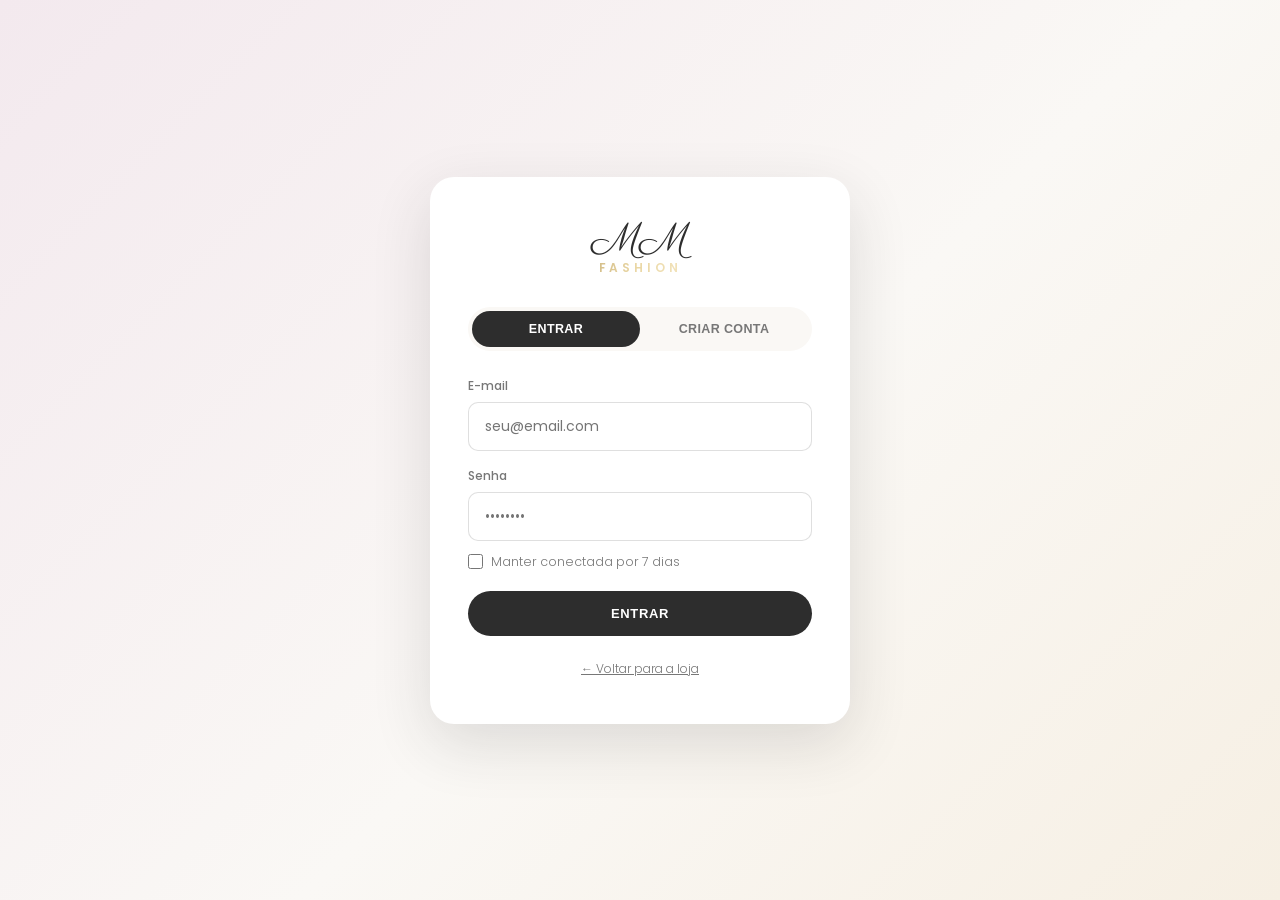
<file: pages/login.html>
<!DOCTYPE html>
<html lang="pt-BR">
<head>
<meta charset="UTF-8">
<meta name="viewport" content="width=device-width, initial-scale=1.0">
<title>Entrar — MM Fashion</title>
<link rel="icon" type="image/svg+xml" href="/assets/images/favicon.svg">
<meta name="description" content="Entre na sua conta MM Fashion ou cadastre-se.">

<link rel="preconnect" href="https://fonts.googleapis.com">
<link rel="preconnect" href="https://fonts.gstatic.com" crossorigin>
<link href="https://fonts.googleapis.com/css2?family=Playfair+Display:wght@600;700&family=Parisienne&family=Poppins:wght@300;400;500;600&display=swap" rel="stylesheet">

<style>
*, *::before, *::after { margin:0; padding:0; box-sizing:border-box; }
:root{
  --bg:#FAF8F5; --white:#FFFFFF; --text:#2D2D2D; --gray:#777777;
  --pink:#D982A6; --gold:#C8A96A; --danger:#D64545; --success:#4CAF50;
  --font-display:'Playfair Display', serif; --font-script:'Parisienne', cursive; --font-body:'Poppins', sans-serif;
  --shadow-lg:0 20px 60px rgba(45,45,45,.14); --ease:cubic-bezier(.22,1,.36,1);
}
body{
  font-family:var(--font-body); font-weight:300; color:var(--text);
  min-height:100vh; display:flex; align-items:center; justify-content:center;
  background:linear-gradient(135deg,#F3E9EE,#FAF8F5 55%,#F6EFE3);
  padding:20px;
}
.login-card{
  width:100%; max-width:420px; background:var(--white); border-radius:24px; padding:44px 38px;
  box-shadow:var(--shadow-lg); text-align:center;
}
.logo-mm{ font-family:var(--font-script); font-size:40px; line-height:1; color:var(--text); }
.logo-fashion{
  font-family:var(--font-body); font-weight:600; font-size:12px; letter-spacing:.32em; text-transform:uppercase;
  background:linear-gradient(100deg,#8a6a2f 0%,#e9d6a3 22%,#fff6de 38%,#c8a96a 50%,#8a6a2f 62%,#f3e2b8 80%,#a8823f 100%);
  background-size:220% auto; -webkit-background-clip:text; background-clip:text; -webkit-text-fill-color:transparent; color:transparent;
  animation:shine 5s linear infinite; display:block; margin-top:-2px;
}
@keyframes shine{ to{ background-position:-220% center; } }

.tabs{ display:flex; background:var(--bg); border-radius:100px; padding:4px; margin:30px 0 26px; }
.tab-btn{
  flex:1; padding:11px; border:none; border-radius:100px; background:transparent; font-size:12.5px;
  font-weight:600; letter-spacing:.03em; text-transform:uppercase; color:var(--gray); cursor:pointer; transition:all .3s ease;
}
.tab-btn.active{ background:var(--text); color:#fff; }

.field{ text-align:left; margin-bottom:16px; }
.field label{ font-size:12px; font-weight:500; color:var(--gray); display:block; margin-bottom:7px; }
.field input{
  width:100%; padding:13px 16px; border:1px solid rgba(45,45,45,.15); border-radius:10px; font-size:14px;
  font-family:var(--font-body); transition:border-color .25s ease;
}
.field input:focus{ outline:none; border-color:var(--gold); }
.field .hint{ font-size:11px; color:var(--gray); margin-top:5px; display:block; }

.remember-row{ display:flex; align-items:center; gap:8px; margin:-4px 0 20px; }
.remember-row input{ width:15px; height:15px; accent-color:var(--gold); }
.remember-row label{ font-size:12.5px; color:var(--gray); }

.btn-submit{
  width:100%; padding:15px; border:none; border-radius:100px; background:var(--text); color:#fff;
  font-size:13px; font-weight:600; letter-spacing:.05em; text-transform:uppercase; cursor:pointer;
  transition:transform .3s var(--ease), background .3s ease;
}
.btn-submit:hover{ transform:translateY(-2px); background:#1c1a18; }
.btn-submit:disabled{ opacity:.6; cursor:not-allowed; transform:none; }

.msg{ font-size:12.5px; padding:11px 14px; border-radius:10px; margin-bottom:18px; display:none; text-align:left; }
.msg.error{ background:rgba(214,69,69,.1); color:var(--danger); }
.msg.success{ background:rgba(76,175,80,.1); color:var(--success); }
.msg.show{ display:block; }

.back-link{ display:inline-block; margin-top:24px; font-size:12px; color:var(--gray); }
.back-link:hover{ color:var(--gold); }

.form-panel{ display:none; }
.form-panel.active{ display:block; }
</style>
</head>
<body>

<div class="login-card">
  <span class="logo-mm">MM</span>
  <span class="logo-fashion">Fashion</span>

  <div class="tabs">
    <button class="tab-btn active" data-tab="entrar">Entrar</button>
    <button class="tab-btn" data-tab="cadastrar">Criar Conta</button>
  </div>

  <div class="msg" id="msgBox"></div>

  <!-- ============================================================
       LOGIN — usado tanto por clientes quanto pela equipe/admin.
       O backend identifica sozinho o tipo de conta e redireciona certo.
       ============================================================ -->
  <div class="form-panel active" id="panelEntrar">
    <form id="loginForm">
      <div class="field">
        <label for="loginEmail">E-mail</label>
        <input type="email" id="loginEmail" required autocomplete="username" placeholder="seu@email.com">
      </div>
      <div class="field">
        <label for="loginSenha">Senha</label>
        <input type="password" id="loginSenha" required autocomplete="current-password" placeholder="••••••••">
      </div>
      <div class="remember-row">
        <input type="checkbox" id="loginLembrar">
        <label for="loginLembrar">Manter conectada por 7 dias</label>
      </div>
      <button type="submit" class="btn-submit" id="btnLogin">Entrar</button>
    </form>
  </div>

  <!-- ============================================================
       CADASTRO — só para clientes da loja (nome, telefone, e-mail, senha)
       ============================================================ -->
  <div class="form-panel" id="panelCadastrar">
    <form id="cadastroForm">
      <div class="field">
        <label for="cadNome">Nome completo</label>
        <input type="text" id="cadNome" required placeholder="Seu nome">
      </div>
      <div class="field">
        <label for="cadTelefone">Telefone</label>
        <input type="tel" id="cadTelefone" required placeholder="(11) 98765-4321">
      </div>
      <div class="field">
        <label for="cadEmail">E-mail</label>
        <input type="email" id="cadEmail" required autocomplete="username" placeholder="seu@email.com">
      </div>
      <div class="field">
        <label for="cadSenha">Senha</label>
        <input type="password" id="cadSenha" required autocomplete="new-password" placeholder="Mínimo 8 caracteres">
        <span class="hint">Precisa ter letras e números.</span>
      </div>
      <button type="submit" class="btn-submit" id="btnCadastro">Criar minha conta</button>
    </form>
  </div>

  <a href="/" class="back-link">← Voltar para a loja</a>
</div>

<script>
/* ============================================================
   TROCA DE ABA (Entrar / Criar Conta)
   ============================================================ */
document.querySelectorAll('.tab-btn').forEach(btn => {
  btn.addEventListener('click', () => {
    document.querySelector('.tab-btn.active').classList.remove('active');
    btn.classList.add('active');
    document.querySelector('.form-panel.active').classList.remove('active');
    document.getElementById(btn.dataset.tab === 'entrar' ? 'panelEntrar' : 'panelCadastrar').classList.add('active');
    hideMsg();
  });
});

// Se veio de um redirect do painel admin (?admin=1), já mostra um aviso amigável
if (new URLSearchParams(window.location.search).get('admin') === '1') {
  showMsg('Faça login com sua conta para acessar o painel administrativo.', 'error');
}

function showMsg(text, type){
  const box = document.getElementById('msgBox');
  box.textContent = text;
  box.className = `msg show ${type}`;
}
function hideMsg(){
  document.getElementById('msgBox').classList.remove('show');
}

/* ============================================================
   LOGIN (unificado — cliente ou administrativo)
   ============================================================ */
document.getElementById('loginForm').addEventListener('submit', async (e) => {
  e.preventDefault();
  const btn = document.getElementById('btnLogin');
  hideMsg();
  btn.disabled = true;
  btn.textContent = 'Entrando...';

  try {
    const res = await fetch('/api/login', {
      method: 'POST',
      headers: { 'Content-Type': 'application/json' },
      credentials: 'include',
      body: JSON.stringify({
        email: document.getElementById('loginEmail').value,
        senha: document.getElementById('loginSenha').value,
        lembrar: document.getElementById('loginLembrar').checked,
      }),
    });
    const data = await res.json();

    if (!res.ok) {
      showMsg(data.erro || 'Não foi possível entrar.', 'error');
      btn.disabled = false;
      btn.textContent = 'Entrar';
      return;
    }

    // O backend já diz pra onde ir: painel admin (se for da equipe) ou a loja (se for cliente)
    window.location.href = data.redirect || '/';
  } catch (err) {
    showMsg('Erro de conexão. Verifique sua internet e tente de novo.', 'error');
    btn.disabled = false;
    btn.textContent = 'Entrar';
  }
});

/* ============================================================
   CADASTRO (somente clientes da loja)
   ============================================================ */
document.getElementById('cadastroForm').addEventListener('submit', async (e) => {
  e.preventDefault();
  const btn = document.getElementById('btnCadastro');
  hideMsg();
  btn.disabled = true;
  btn.textContent = 'Criando conta...';

  try {
    const res = await fetch('/api/clientes/cadastro', {
      method: 'POST',
      headers: { 'Content-Type': 'application/json' },
      credentials: 'include',
      body: JSON.stringify({
        nome: document.getElementById('cadNome').value,
        telefone: document.getElementById('cadTelefone').value,
        email: document.getElementById('cadEmail').value,
        senha: document.getElementById('cadSenha').value,
      }),
    });
    const data = await res.json();

    if (!res.ok) {
      showMsg(data.erro || 'Não foi possível criar sua conta.', 'error');
      btn.disabled = false;
      btn.textContent = 'Criar minha conta';
      return;
    }

    showMsg('Conta criada! Faça login para continuar.', 'success');
    document.querySelector('[data-tab="entrar"]').click();
    document.getElementById('loginEmail').value = document.getElementById('cadEmail').value;
  } catch (err) {
    showMsg('Erro de conexão. Verifique sua internet e tente de novo.', 'error');
  } finally {
    btn.disabled = false;
    btn.textContent = 'Criar minha conta';
  }
});
</script>
</body>
</html>
</file>
